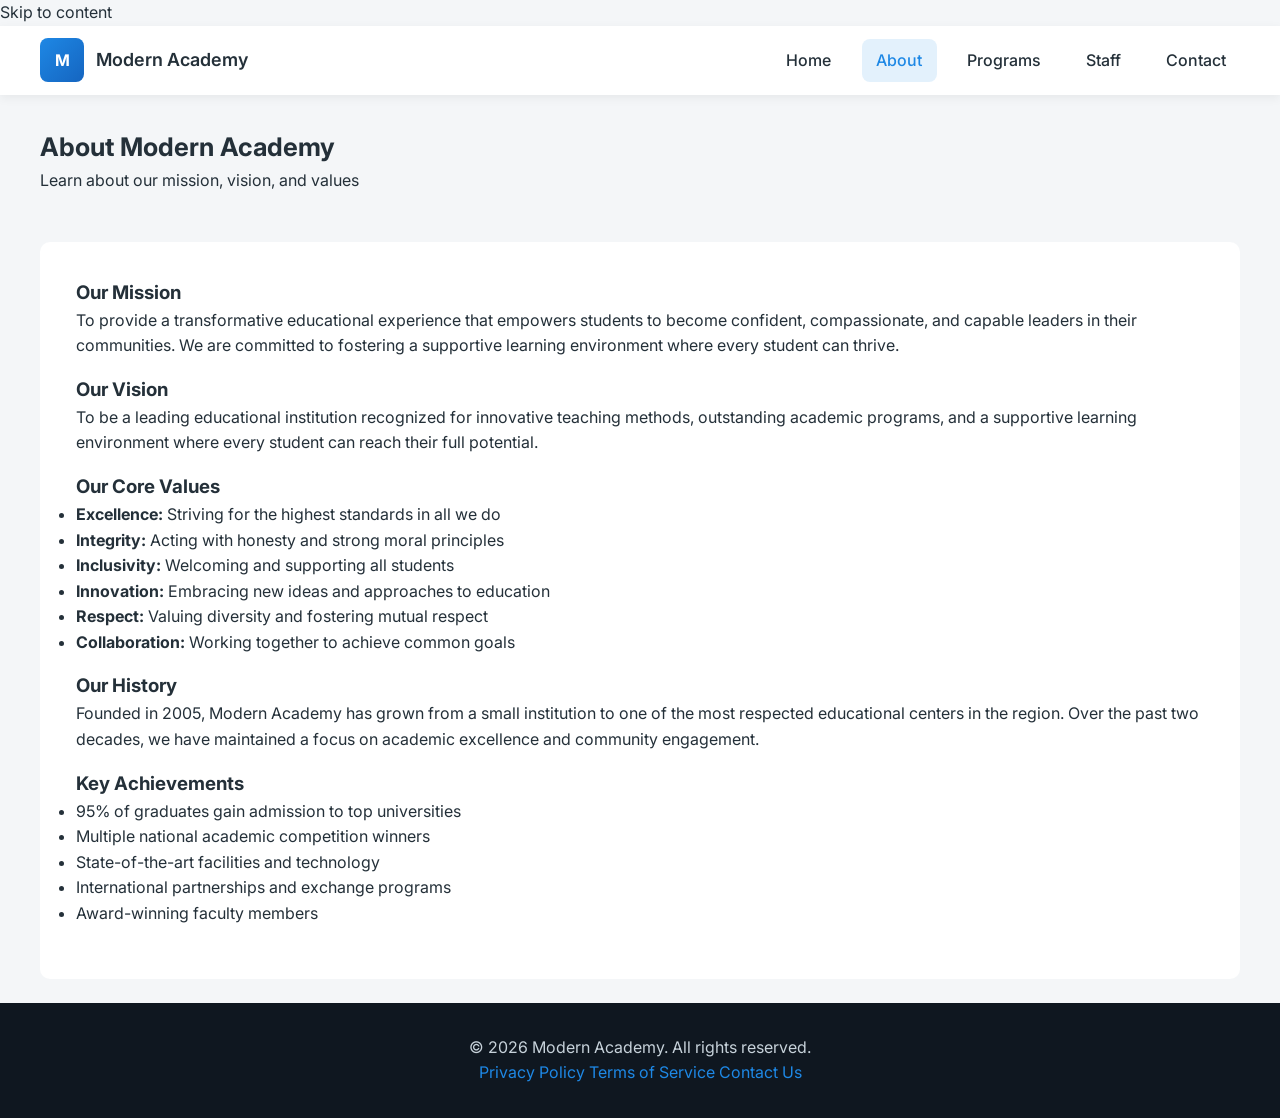
<file: about.html>
<!DOCTYPE html>
<html lang="en">
<head>
    <meta charset="UTF-8">
    <meta name="viewport" content="width=device-width, initial-scale=1.0">
    <meta name="description" content="About Modern Academy — mission, vision and values.">
    <title>About Us - Modern Academy</title>
    <link rel="icon" href="/assets/favicon.svg" type="image/svg+xml">
    <link rel="stylesheet" href="css/style.css">
</head>
<body>
  <a class="skip-link" href="#main">Skip to content</a>
  <nav class="navbar" role="navigation" aria-label="Main navigation">
    <div class="container nav-inner">
      <div class="brand">
        <a href="index.html" class="logo" aria-label="Modern Academy logo">M</a>
        <h1>Modern Academy</h1>
      </div>
      <button class="nav-toggle" aria-controls="primary-navigation" aria-expanded="false" aria-label="Toggle navigation">
        <svg viewBox="0 0 24 24" fill="none" stroke="currentColor"><path stroke-linecap="round" stroke-linejoin="round" stroke-width="2" d="M4 6h16M4 12h16M4 18h16"/></svg>
      </button>
      <ul id="primary-navigation" class="nav-menu">
        <li><a href="index.html">Home</a></li>
        <li><a href="about.html" class="active">About</a></li>
        <li><a href="programs.html">Programs</a></li>
        <li><a href="staff.html">Staff</a></li>
        <li><a href="contact.html">Contact</a></li>
      </ul>
    </div>
  </nav>

  <main id="main">
  <section class="page-header container">
      <h2>About Modern Academy</h2>
      <p>Learn about our mission, vision, and values</p>
  </section>

  <section class="page-content container">
    <div class="content-block">
      <h3>Our Mission</h3>
      <p>To provide a transformative educational experience that empowers students to become confident, compassionate, and capable leaders in their communities. We are committed to fostering a supportive learning environment where every student can thrive.</p>
    </div>

    <div class="content-block">
      <h3>Our Vision</h3>
      <p>To be a leading educational institution recognized for innovative teaching methods, outstanding academic programs, and a supportive learning environment where every student can reach their full potential.</p>
    </div>

    <div class="content-block">
      <h3>Our Core Values</h3>
      <ul class="values-list">
        <li><strong>Excellence:</strong> Striving for the highest standards in all we do</li>
        <li><strong>Integrity:</strong> Acting with honesty and strong moral principles</li>
        <li><strong>Inclusivity:</strong> Welcoming and supporting all students</li>
        <li><strong>Innovation:</strong> Embracing new ideas and approaches to education</li>
        <li><strong>Respect:</strong> Valuing diversity and fostering mutual respect</li>
        <li><strong>Collaboration:</strong> Working together to achieve common goals</li>
      </ul>
    </div>

    <div class="content-block">
      <h3>Our History</h3>
      <p>Founded in 2005, Modern Academy has grown from a small institution to one of the most respected educational centers in the region. Over the past two decades, we have maintained a focus on academic excellence and community engagement.</p>
    </div>

    <div class="content-block">
      <h3>Key Achievements</h3>
      <ul class="achievements-list">
        <li>95% of graduates gain admission to top universities</li>
        <li>Multiple national academic competition winners</li>
        <li>State-of-the-art facilities and technology</li>
        <li>International partnerships and exchange programs</li>
        <li>Award-winning faculty members</li>
      </ul>
    </div>
  </section>

  <footer class="footer">
    <div class="container">
      <p>&copy; 2026 Modern Academy. All rights reserved.</p>
      <div class="footer-links">
        <a href="#">Privacy Policy</a>
        <a href="#">Terms of Service</a>
        <a href="contact.html">Contact Us</a>
      </div>
    </div>
  </footer>
  </main>

  <script src="js/script.js"></script>
</body>
</html>
</file>
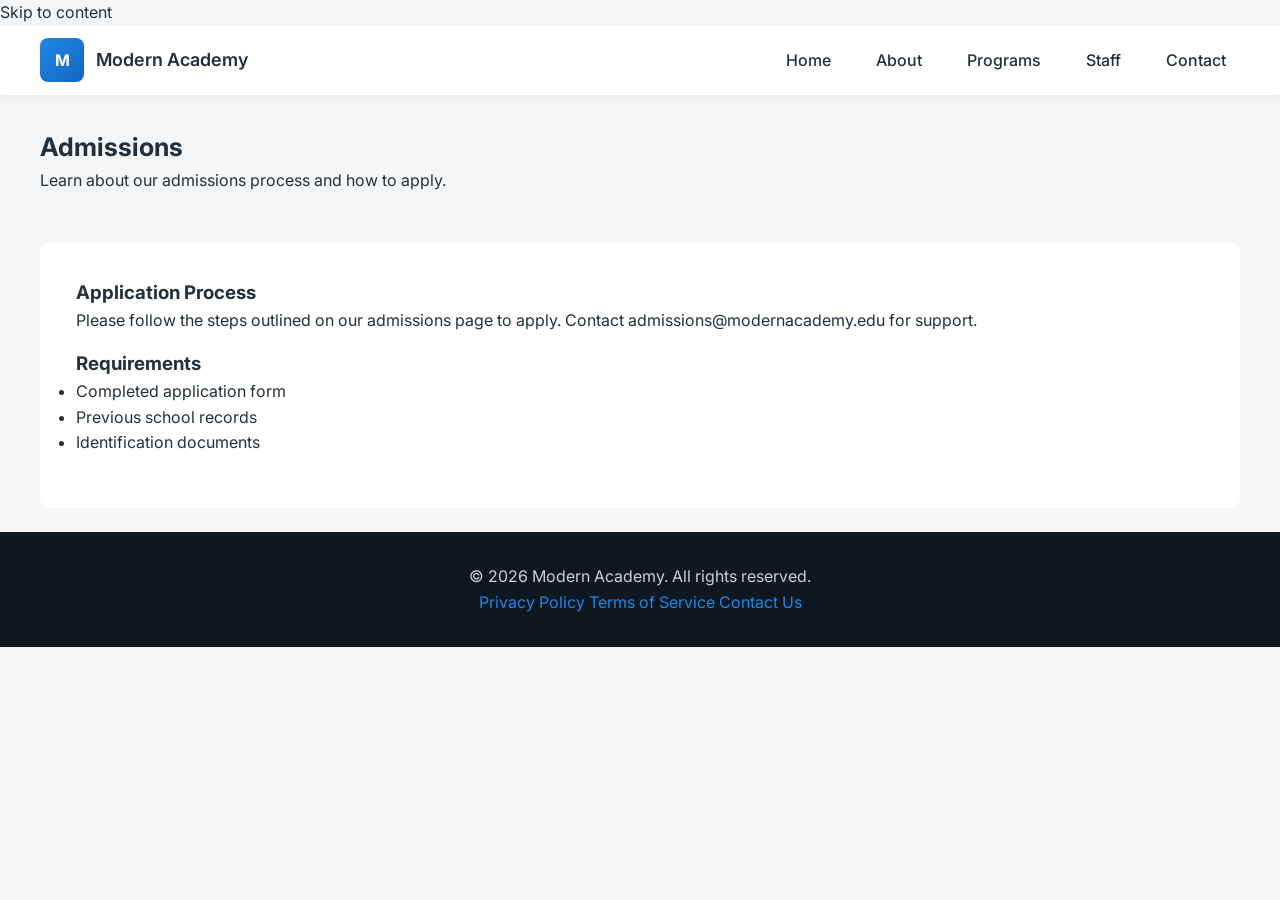
<file: admission.html>
<!DOCTYPE html>
<html lang="en">
<head>
  <meta charset="UTF-8">
  <meta name="viewport" content="width=device-width, initial-scale=1.0">
  <meta name="description" content="Admissions information for Modern Academy.">
  <title>Admission - Modern Academy</title>
  <link rel="icon" href="/assets/favicon.svg" type="image/svg+xml">
  <link rel="stylesheet" href="css/style.css">
</head>
<body>
  <a class="skip-link" href="#main">Skip to content</a>
  <nav class="navbar" role="navigation" aria-label="Main navigation">
    <div class="container nav-inner">
      <div class="brand">
        <a href="index.html" class="logo" aria-label="Modern Academy logo">M</a>
        <h1>Modern Academy</h1>
      </div>
      <button class="nav-toggle" aria-controls="primary-navigation" aria-expanded="false" aria-label="Toggle navigation">
        <svg viewBox="0 0 24 24" fill="none" stroke="currentColor"><path stroke-linecap="round" stroke-linejoin="round" stroke-width="2" d="M4 6h16M4 12h16M4 18h16"/></svg>
      </button>
      <ul id="primary-navigation" class="nav-menu">
        <li><a href="index.html">Home</a></li>
        <li><a href="about.html">About</a></li>
        <li><a href="programs.html">Programs</a></li>
        <li><a href="staff.html">Staff</a></li>
        <li><a href="contact.html">Contact</a></li>
      </ul>
    </div>
  </nav>

  <main id="main">
    <section class="page-header container">
      <h2>Admissions</h2>
      <p>Learn about our admissions process and how to apply.</p>
    </section>

    <section class="page-content container">
      <!-- Keep existing detailed admission content intact (trimmed for brevity) -->
      <div class="content-block">
        <h3>Application Process</h3>
        <p>Please follow the steps outlined on our admissions page to apply. Contact admissions@modernacademy.edu for support.</p>
      </div>

      <div class="content-block">
        <h3>Requirements</h3>
        <ul>
          <li>Completed application form</li>
          <li>Previous school records</li>
          <li>Identification documents</li>
        </ul>
      </div>
    </section>

    <footer class="footer">
      <div class="container">
        <p>&copy; 2026 Modern Academy. All rights reserved.</p>
        <div class="footer-links">
          <a href="#">Privacy Policy</a>
          <a href="#">Terms of Service</a>
          <a href="contact.html">Contact Us</a>
        </div>
      </div>
    </footer>
  </main>

  <script src="js/script.js"></script>
</body>
</html>
</file>
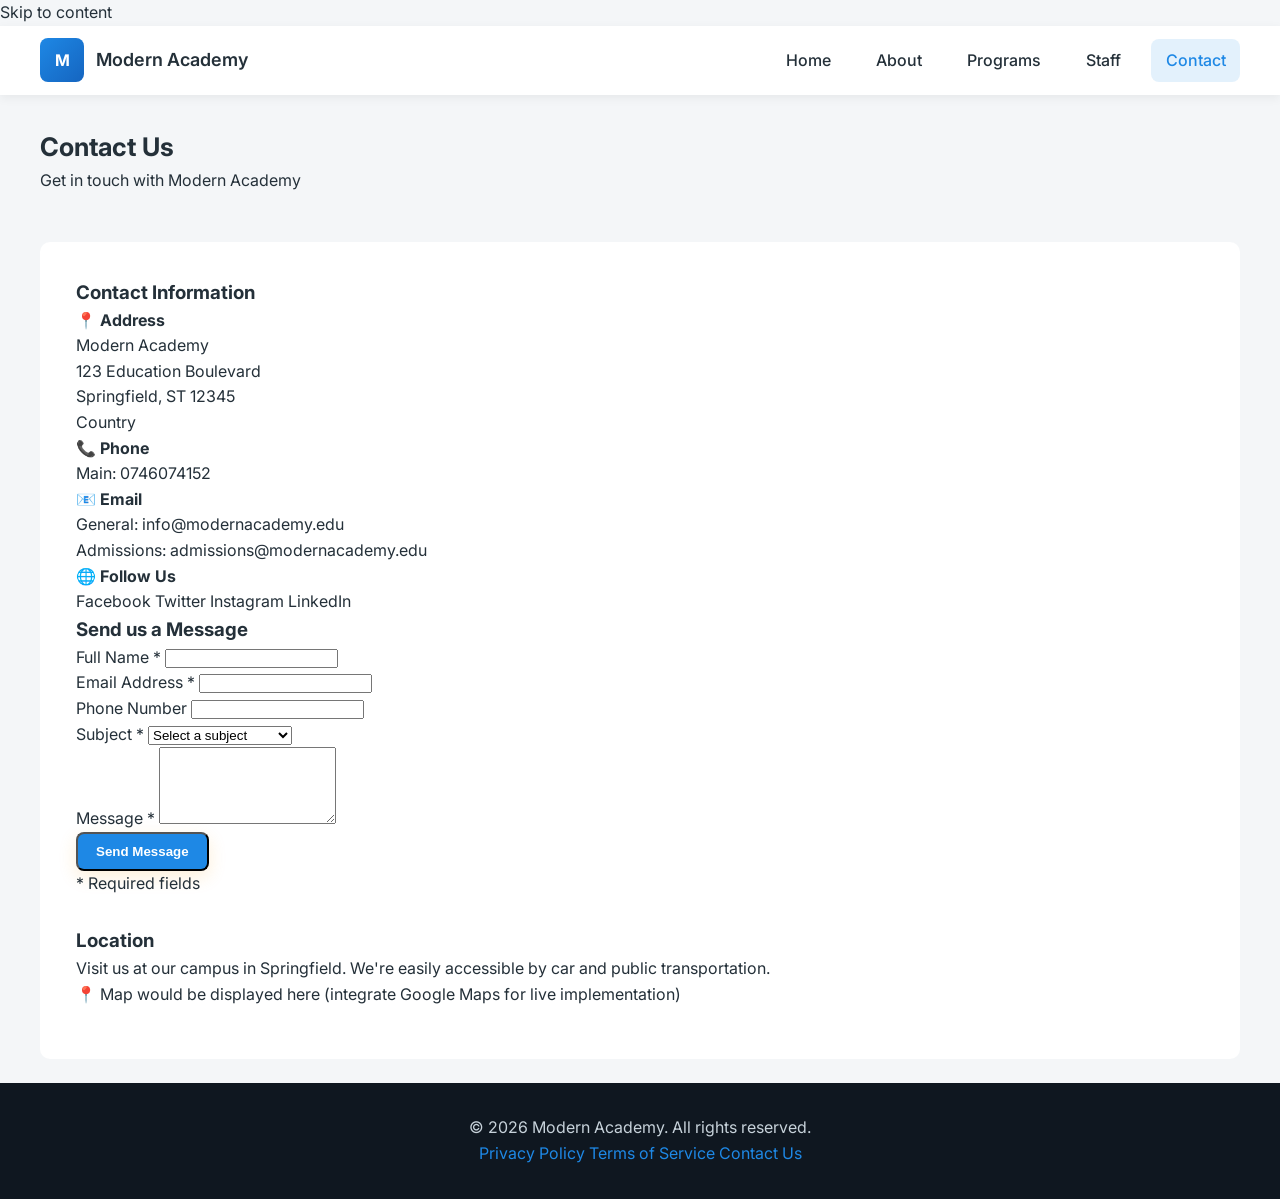
<file: contact.html>
<!DOCTYPE html>
<html lang="en">
<head>
  <meta charset="UTF-8">
  <meta name="viewport" content="width=device-width, initial-scale=1.0">
  <meta name="description" content="Contact Modern Academy — address, phone and message form.">
  <title>Contact Us - Modern Academy</title>
  <link rel="icon" href="/assets/favicon.svg" type="image/svg+xml">
  <link rel="stylesheet" href="css/style.css">
</head>
<body>
  <a class="skip-link" href="#main">Skip to content</a>
  <nav class="navbar" role="navigation" aria-label="Main navigation">
    <div class="container nav-inner">
      <div class="brand">
        <a href="index.html" class="logo" aria-label="Modern Academy logo">M</a>
        <h1>Modern Academy</h1>
      </div>
      <button class="nav-toggle" aria-controls="primary-navigation" aria-expanded="false" aria-label="Toggle navigation">
        <svg viewBox="0 0 24 24" fill="none" stroke="currentColor"><path stroke-linecap="round" stroke-linejoin="round" stroke-width="2" d="M4 6h16M4 12h16M4 18h16"/></svg>
      </button>
      <ul id="primary-navigation" class="nav-menu">
        <li><a href="index.html">Home</a></li>
        <li><a href="about.html">About</a></li>
        <li><a href="programs.html">Programs</a></li>
        <li><a href="staff.html">Staff</a></li>
        <li><a href="contact.html" class="active">Contact</a></li>
      </ul>
    </div>
  </nav>

  <main id="main">
  <section class="page-header container">
    <h2>Contact Us</h2>
    <p>Get in touch with Modern Academy</p>
  </section>

  <section class="page-content container">
    <div class="contact-wrapper">
      <div class="contact-info">
        <h3>Contact Information</h3>
        <div class="info-block">
          <h4>📍 Address</h4>
          <p>Modern Academy<br>123 Education Boulevard<br>Springfield, ST 12345<br>Country</p>
        </div>

        <div class="info-block">
          <h4>📞 Phone</h4>
          <p>Main: 0746074152</p>
        </div>

        <div class="info-block">
          <h4>📧 Email</h4>
          <p>General: info@modernacademy.edu<br>Admissions: admissions@modernacademy.edu</p>
        </div>

        <div class="info-block">
          <h4>🌐 Follow Us</h4>
          <div class="social-links">
            <a href="#" class="social-link">Facebook</a>
            <a href="#" class="social-link">Twitter</a>
            <a href="#" class="social-link">Instagram</a>
            <a href="#" class="social-link">LinkedIn</a>
          </div>
        </div>
      </div>

      <div class="contact-form">
        <h3>Send us a Message</h3>
        <form id="contactForm" action="https://formspree.io/f/maewpdnr" method="POST">
          <input type="hidden" name="_subject" value="New contact from Modern Academy site">

          <div class="form-group">
            <label for="name">Full Name *</label>
            <input type="text" id="name" name="name" required>
          </div>

          <div class="form-group">
            <label for="email">Email Address *</label>
            <input type="email" id="email" name="email" required>
          </div>

          <div class="form-group">
            <label for="phone">Phone Number</label>
            <input type="tel" id="phone" name="phone">
          </div>

          <div class="form-group">
            <label for="subject">Subject *</label>
            <select id="subject" name="subject" required>
              <option value="">Select a subject</option>
              <option value="admission">Admission Inquiry</option>
              <option value="program">Program Information</option>
              <option value="facilities">Facilities Tour</option>
              <option value="other">Other</option>
            </select>
          </div>

          <div class="form-group">
            <label for="message">Message *</label>
            <textarea id="message" name="message" rows="5" required></textarea>
          </div>

          <button type="submit" class="btn btn-primary">Send Message</button>
          <p class="form-note">* Required fields</p>
        </form>
      </div>
    </div>

    <div class="content-block" style="margin-top: 30px;">
      <h3>Location</h3>
      <p>Visit us at our campus in Springfield. We're easily accessible by car and public transportation.</p>
      <div class="map-placeholder">📍 Map would be displayed here (integrate Google Maps for live implementation)</div>
    </div>
  </section>

  <footer class="footer">
    <div class="container">
      <p>&copy; 2026 Modern Academy. All rights reserved.</p>
      <div class="footer-links">
        <a href="#">Privacy Policy</a>
        <a href="#">Terms of Service</a>
        <a href="contact.html">Contact Us</a>
      </div>
    </div>
  </footer>
  </main>

  <script src="js/script.js"></script>
</body>
</html>
</file>
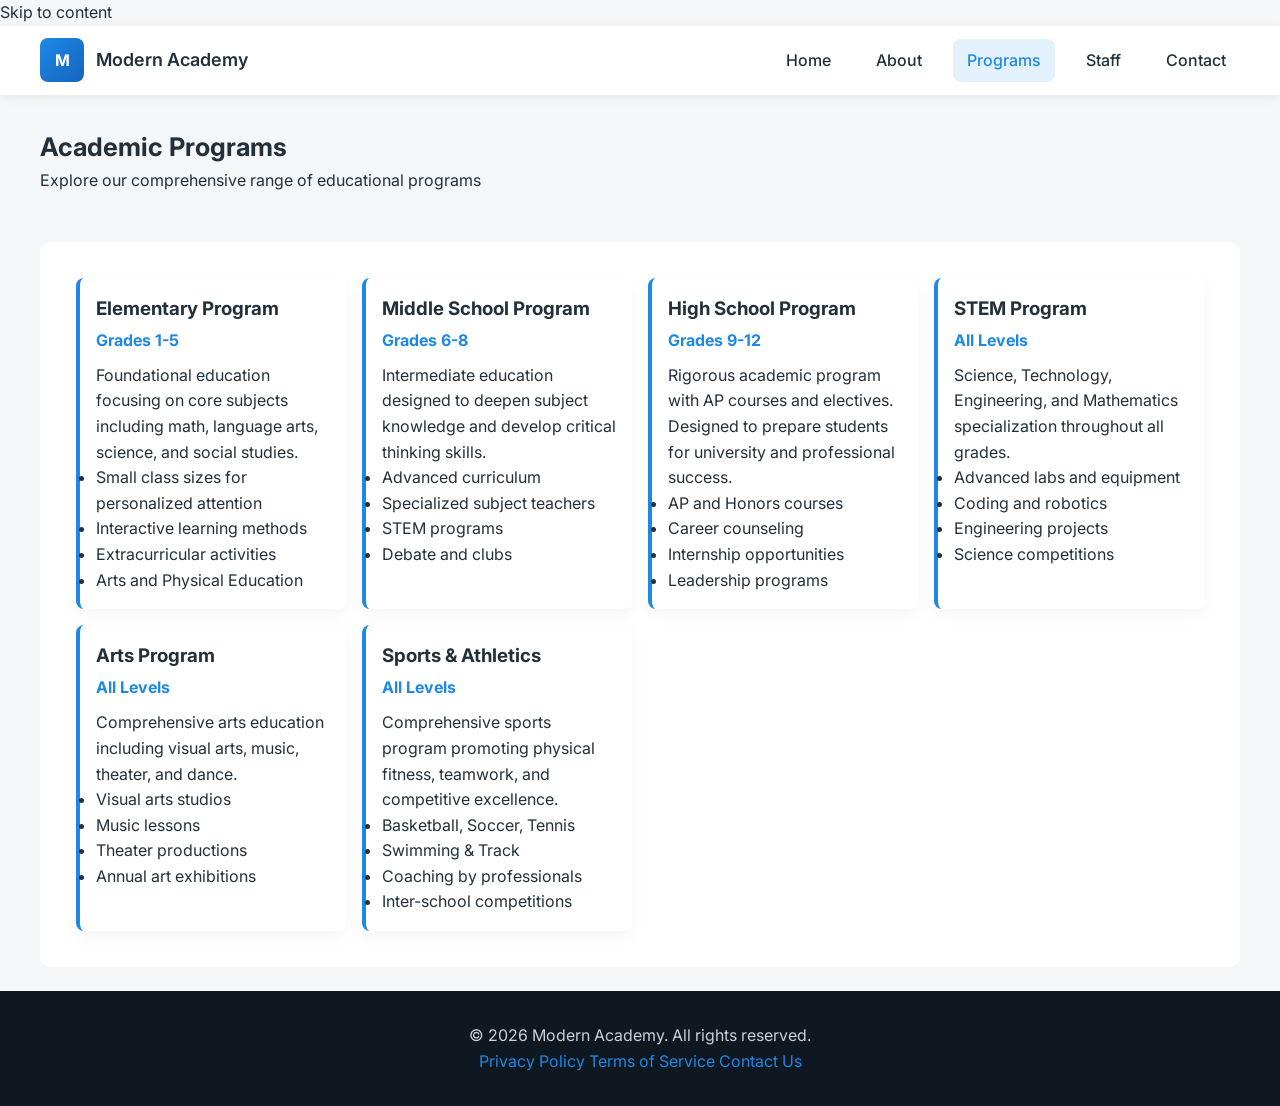
<file: programs.html>
<!DOCTYPE html>
<html lang="en">
<head>
  <meta charset="UTF-8">
  <meta name="viewport" content="width=device-width, initial-scale=1.0">
  <meta name="description" content="Academic programs at Modern Academy — elementary through high school and specialty tracks.">
  <title>Programs - Modern Academy</title>
  <link rel="icon" href="/assets/favicon.svg" type="image/svg+xml">
  <link rel="stylesheet" href="css/style.css">
</head>
<body>
  <a class="skip-link" href="#main">Skip to content</a>
  <nav class="navbar" role="navigation" aria-label="Main navigation">
    <div class="container nav-inner">
      <div class="brand">
        <a href="index.html" class="logo" aria-label="Modern Academy logo">M</a>
        <h1>Modern Academy</h1>
      </div>
      <button class="nav-toggle" aria-controls="primary-navigation" aria-expanded="false" aria-label="Toggle navigation">
        <svg viewBox="0 0 24 24" fill="none" stroke="currentColor"><path stroke-linecap="round" stroke-linejoin="round" stroke-width="2" d="M4 6h16M4 12h16M4 18h16"/></svg>
      </button>
      <ul id="primary-navigation" class="nav-menu">
        <li><a href="index.html">Home</a></li>
        <li><a href="about.html">About</a></li>
        <li><a href="programs.html" class="active">Programs</a></li>
        <li><a href="staff.html">Staff</a></li>
        <li><a href="contact.html">Contact</a></li>
      </ul>
    </div>
  </nav>

  <main id="main">
  <section class="page-header container">
    <h2>Academic Programs</h2>
    <p>Explore our comprehensive range of educational programs</p>
  </section>

  <section class="programs container">
    <div class="programs-grid">
      <div class="program-card">
        <h3>Elementary Program</h3>
        <p class="grade-level">Grades 1-5</p>
        <p>Foundational education focusing on core subjects including math, language arts, science, and social studies.</p>
        <ul>
          <li>Small class sizes for personalized attention</li>
          <li>Interactive learning methods</li>
          <li>Extracurricular activities</li>
          <li>Arts and Physical Education</li>
        </ul>
      </div>

      <div class="program-card">
        <h3>Middle School Program</h3>
        <p class="grade-level">Grades 6-8</p>
        <p>Intermediate education designed to deepen subject knowledge and develop critical thinking skills.</p>
        <ul>
          <li>Advanced curriculum</li>
          <li>Specialized subject teachers</li>
          <li>STEM programs</li>
          <li>Debate and clubs</li>
        </ul>
      </div>

      <div class="program-card">
        <h3>High School Program</h3>
        <p class="grade-level">Grades 9-12</p>
        <p>Rigorous academic program with AP courses and electives. Designed to prepare students for university and professional success.</p>
        <ul>
          <li>AP and Honors courses</li>
          <li>Career counseling</li>
          <li>Internship opportunities</li>
          <li>Leadership programs</li>
        </ul>
      </div>

      <div class="program-card">
        <h3>STEM Program</h3>
        <p class="grade-level">All Levels</p>
        <p>Science, Technology, Engineering, and Mathematics specialization throughout all grades.</p>
        <ul>
          <li>Advanced labs and equipment</li>
          <li>Coding and robotics</li>
          <li>Engineering projects</li>
          <li>Science competitions</li>
        </ul>
      </div>

      <div class="program-card">
        <h3>Arts Program</h3>
        <p class="grade-level">All Levels</p>
        <p>Comprehensive arts education including visual arts, music, theater, and dance.</p>
        <ul>
          <li>Visual arts studios</li>
          <li>Music lessons</li>
          <li>Theater productions</li>
          <li>Annual art exhibitions</li>
        </ul>
      </div>

      <div class="program-card">
        <h3>Sports & Athletics</h3>
        <p class="grade-level">All Levels</p>
        <p>Comprehensive sports program promoting physical fitness, teamwork, and competitive excellence.</p>
        <ul>
          <li>Basketball, Soccer, Tennis</li>
          <li>Swimming & Track</li>
          <li>Coaching by professionals</li>
          <li>Inter-school competitions</li>
        </ul>
      </div>
    </div>
  </section>

  <footer class="footer">
    <div class="container">
      <p>&copy; 2026 Modern Academy. All rights reserved.</p>
      <div class="footer-links">
        <a href="#">Privacy Policy</a>
        <a href="#">Terms of Service</a>
        <a href="contact.html">Contact Us</a>
      </div>
    </div>
  </footer>
  </main>

  <script src="js/script.js"></script>
</body>
</html>
</file>
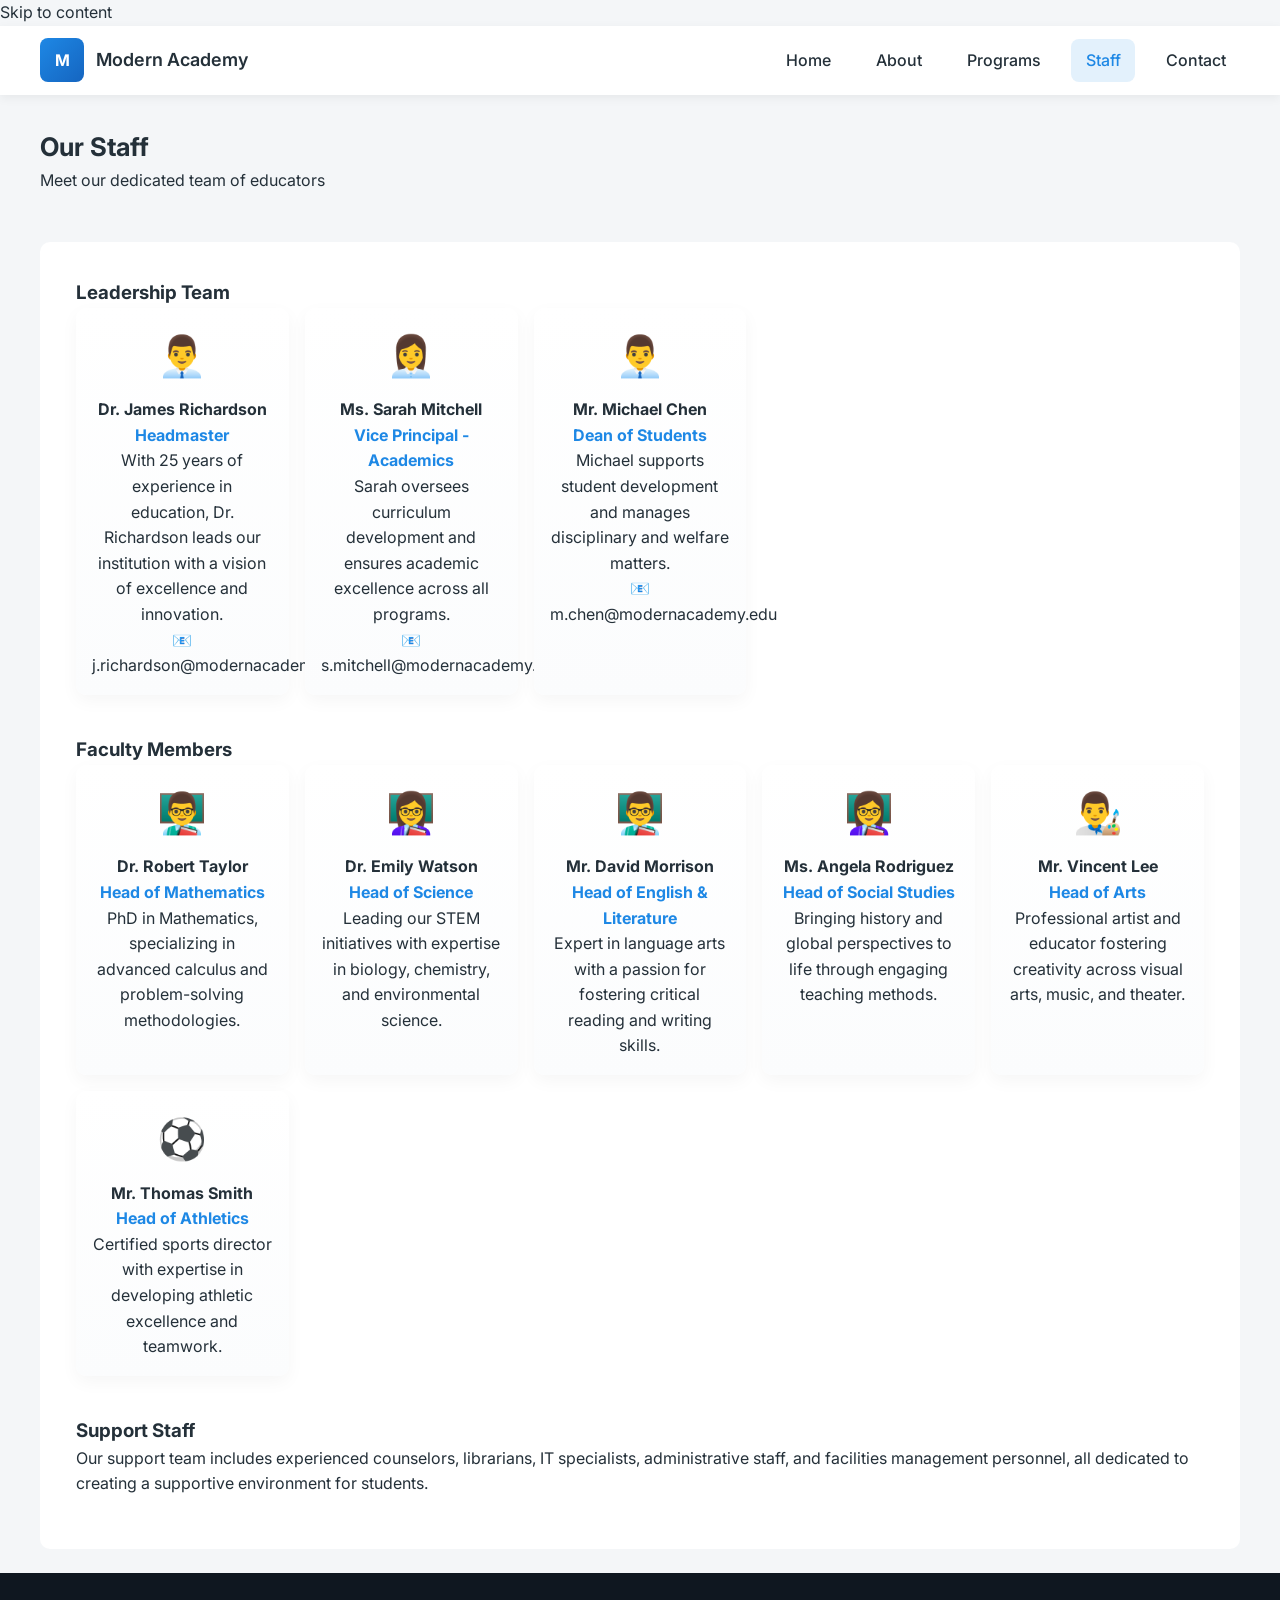
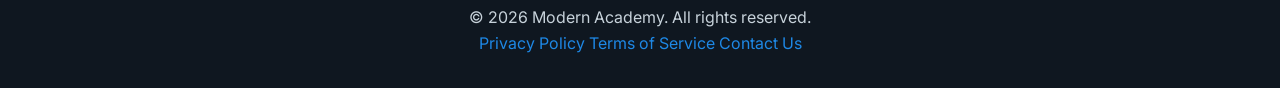
<file: staff.html>
<!DOCTYPE html>
<html lang="en">
<head>
  <meta charset="UTF-8">
  <meta name="viewport" content="width=device-width, initial-scale=1.0">
  <meta name="description" content="Meet the staff and leadership of Modern Academy.">
  <title>Staff - Modern Academy</title>
  <link rel="icon" href="/assets/favicon.svg" type="image/svg+xml">
  <link rel="stylesheet" href="css/style.css">
</head>
<body>
  <a class="skip-link" href="#main">Skip to content</a>
  <nav class="navbar" role="navigation" aria-label="Main navigation">
    <div class="container nav-inner">
      <div class="brand">
        <a href="index.html" class="logo" aria-label="Modern Academy logo">M</a>
        <h1>Modern Academy</h1>
      </div>
      <button class="nav-toggle" aria-controls="primary-navigation" aria-expanded="false" aria-label="Toggle navigation">
        <svg viewBox="0 0 24 24" fill="none" stroke="currentColor"><path stroke-linecap="round" stroke-linejoin="round" stroke-width="2" d="M4 6h16M4 12h16M4 18h16"/></svg>
      </button>
      <ul id="primary-navigation" class="nav-menu">
        <li><a href="index.html">Home</a></li>
        <li><a href="about.html">About</a></li>
        <li><a href="programs.html">Programs</a></li>
        <li><a href="staff.html" class="active">Staff</a></li>
        <li><a href="contact.html">Contact</a></li>
      </ul>
    </div>
  </nav>

  <main id="main">
  <section class="page-header container">
    <h2>Our Staff</h2>
    <p>Meet our dedicated team of educators</p>
  </section>

  <section class="staff-section container page-content">
    <h3>Leadership Team</h3>
    <div class="staff-grid">
      <div class="staff-card">
        <div class="staff-avatar">👨‍💼</div>
        <h4>Dr. James Richardson</h4>
        <p class="position">Headmaster</p>
        <p class="bio">With 25 years of experience in education, Dr. Richardson leads our institution with a vision of excellence and innovation.</p>
        <p class="contact">📧 j.richardson@modernacademy.edu</p>
      </div>

      <div class="staff-card">
        <div class="staff-avatar">👩‍💼</div>
        <h4>Ms. Sarah Mitchell</h4>
        <p class="position">Vice Principal - Academics</p>
        <p class="bio">Sarah oversees curriculum development and ensures academic excellence across all programs.</p>
        <p class="contact">📧 s.mitchell@modernacademy.edu</p>
      </div>

      <div class="staff-card">
        <div class="staff-avatar">👨‍💼</div>
        <h4>Mr. Michael Chen</h4>
        <p class="position">Dean of Students</p>
        <p class="bio">Michael supports student development and manages disciplinary and welfare matters.</p>
        <p class="contact">📧 m.chen@modernacademy.edu</p>
      </div>
    </div>

    <h3 style="margin-top: 40px;">Faculty Members</h3>
    <div class="staff-grid">
      <div class="staff-card">
        <div class="staff-avatar">👨‍🏫</div>
        <h4>Dr. Robert Taylor</h4>
        <p class="position">Head of Mathematics</p>
        <p class="bio">PhD in Mathematics, specializing in advanced calculus and problem-solving methodologies.</p>
      </div>

      <div class="staff-card">
        <div class="staff-avatar">👩‍🏫</div>
        <h4>Dr. Emily Watson</h4>
        <p class="position">Head of Science</p>
        <p class="bio">Leading our STEM initiatives with expertise in biology, chemistry, and environmental science.</p>
      </div>

      <div class="staff-card">
        <div class="staff-avatar">👨‍🏫</div>
        <h4>Mr. David Morrison</h4>
        <p class="position">Head of English & Literature</p>
        <p class="bio">Expert in language arts with a passion for fostering critical reading and writing skills.</p>
      </div>

      <div class="staff-card">
        <div class="staff-avatar">👩‍🏫</div>
        <h4>Ms. Angela Rodriguez</h4>
        <p class="position">Head of Social Studies</p>
        <p class="bio">Bringing history and global perspectives to life through engaging teaching methods.</p>
      </div>

      <div class="staff-card">
        <div class="staff-avatar">👨‍🎨</div>
        <h4>Mr. Vincent Lee</h4>
        <p class="position">Head of Arts</p>
        <p class="bio">Professional artist and educator fostering creativity across visual arts, music, and theater.</p>
      </div>

      <div class="staff-card">
        <div class="staff-avatar">⚽</div>
        <h4>Mr. Thomas Smith</h4>
        <p class="position">Head of Athletics</p>
        <p class="bio">Certified sports director with expertise in developing athletic excellence and teamwork.</p>
      </div>
    </div>

    <div class="content-block" style="margin-top: 40px;">
      <h3>Support Staff</h3>
      <p>Our support team includes experienced counselors, librarians, IT specialists, administrative staff, and facilities management personnel, all dedicated to creating a supportive environment for students.</p>
    </div>
  </section>

  <footer class="footer">
    <div class="container">
      <p>&copy; 2026 Modern Academy. All rights reserved.</p>
      <div class="footer-links">
        <a href="#">Privacy Policy</a>
        <a href="#">Terms of Service</a>
        <a href="contact.html">Contact Us</a>
      </div>
    </div>
  </footer>
  </main>

  <script src="js/script.js"></script>
</body>
</html>
</file>
<file: css/style.css>
@import url('https://fonts.googleapis.com/css2?family=Inter:wght@300;400;600;700&display=swap');

:root{
  --bg:#f4f6f8;
  --surface:#ffffff;
  --primary:#1e88e5;
  --primary-dark:#1565c0;
  --muted:#7f8c8d;
  --accent:#f39c12;
  --text:#243039;
  --container-width:1200px;
  --radius:10px;
}

/* Reset */
*{box-sizing:border-box;margin:0;padding:0}
html,body{height:100%}
body{
  font-family: 'Inter', system-ui, -apple-system, 'Segoe UI', Roboto, 'Helvetica Neue', Arial;
  color:var(--text);
  background:var(--bg);
  line-height:1.6;
  -webkit-font-smoothing:antialiased;
}
.container{max-width:var(--container-width);margin:0 auto;padding:0 20px}

a{color:inherit;text-decoration:none}

/* Header / Nav */
.navbar{background:var(--surface);box-shadow:0 3px 10px rgba(2,6,23,0.06);position:sticky;top:0;z-index:30}
.nav-inner{display:flex;align-items:center;justify-content:space-between;padding:0.8rem 0}
.brand{display:flex;align-items:center;gap:12px}
.brand .logo{width:44px;height:44px;border-radius:8px;background:linear-gradient(135deg,var(--primary),var(--primary-dark));display:inline-grid;place-items:center;color:white;font-weight:700}
.brand h1{font-size:1.125rem;color:var(--text);font-weight:600}

.nav-toggle{display:none;background:none;border:0;padding:8px;border-radius:6px}
.nav-toggle svg{width:22px;height:22px;color:var(--text)}

.nav-menu{list-style:none;display:flex;gap:1rem;align-items:center}
.nav-menu a{display:inline-block;padding:0.55rem 0.9rem;border-radius:8px;color:var(--text);font-weight:500}
.nav-menu a:hover,.nav-menu a.active{background:rgba(30,136,229,0.12);color:var(--primary)}

/* Hero */
.hero{background:linear-gradient(135deg,var(--primary),var(--primary-dark));color:white;padding:80px 20px;text-align:center;border-radius:0 0 var(--radius) var(--radius);margin-bottom:2rem}
.hero h2{font-size:2rem;margin-bottom:0.5rem}
.hero p{font-size:1.05rem;opacity:0.95;margin-bottom:1.25rem}
.btn{display:inline-block;padding:10px 18px;border-radius:8px;background:var(--accent);color:white;font-weight:600;box-shadow:0 6px 18px rgba(243,156,18,0.16);transition:transform .15s ease}
.btn:hover{transform:translateY(-3px)}
.btn-primary{background:var(--primary)}

/* Sections */
.features, .page-content, .programs, .staff-section{background:var(--surface);padding:2.25rem;border-radius:var(--radius);margin-bottom:1.5rem}
.features h2{color:var(--text);text-align:center;margin-bottom:1rem}
.features-grid{display:grid;grid-template-columns:repeat(auto-fit,minmax(220px,1fr));gap:1rem}
.feature-card{padding:1.25rem;border-radius:12px;background:linear-gradient(180deg,rgba(255,255,255,0.98),rgba(248,249,250,0.98));box-shadow:0 6px 20px rgba(2,6,23,0.04);text-align:center}
.feature-card h3{color:var(--primary);margin-bottom:.6rem}

.highlights{display:grid;grid-template-columns:repeat(auto-fit,minmax(130px,1fr));gap:1rem;align-items:center}
.highlight-item{background:transparent;text-align:center}
.highlight-item h4{color:var(--muted);font-weight:600}
.highlight-item p{font-size:1.6rem;color:var(--primary);font-weight:700}

/* Program cards */
.programs-grid{display:grid;grid-template-columns:repeat(auto-fit,minmax(260px,1fr));gap:1rem}
.program-card{background:var(--surface);padding:1rem;border-left:4px solid var(--primary);border-radius:8px;box-shadow:0 6px 18px rgba(2,6,23,0.04)}
.program-card h3{margin-bottom:.25rem}
.grade-level{color:var(--primary);font-weight:700;margin-bottom:.6rem}

/* Staff */
.staff-grid{display:grid;grid-template-columns:repeat(auto-fill,minmax(200px,1fr));gap:1rem}
.staff-card{padding:1rem;border-radius:10px;background:linear-gradient(180deg,#ffffff,#fbfcfd);box-shadow:0 6px 18px rgba(2,6,23,0.04);text-align:center}
.staff-avatar{font-size:2.5rem;margin-bottom:.6rem}
.position{color:var(--primary);font-weight:700}

/* Footer */
.footer{padding:2rem 0;background:#0f1720;color:#c7d2da;text-align:center;border-radius:0}
.footer a{color:var(--primary)}

/* Utilities */
.page-header{padding:2rem 0;margin-bottom:1rem}
.page-header h2{font-size:1.6rem;color:var(--text)}
.content-block{margin-bottom:1rem}

/* Responsive / Mobile Nav */
@media (max-width: 900px){
  .nav-toggle{display:inline-flex}
  .nav-menu{position:fixed;right:16px;top:64px;flex-direction:column;background:var(--surface);padding:12px;border-radius:12px;box-shadow:0 8px 30px rgba(2,6,23,0.12);display:none;min-width:180px}
  .nav-menu.show{display:flex}
}

@media (max-width:768px){
  .hero{padding:48px 18px}
  .hero h2{font-size:1.5rem}
}
</file>
